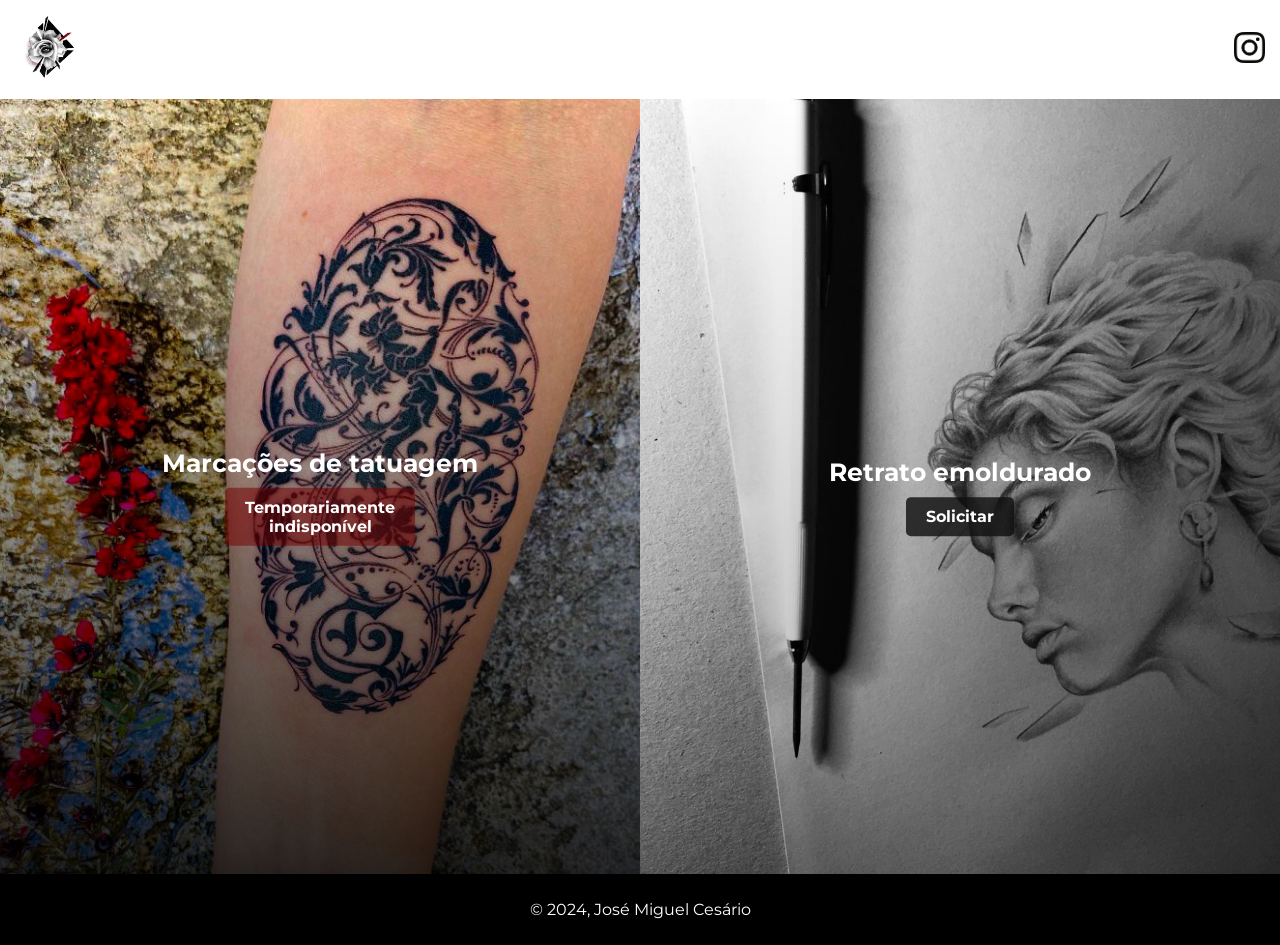
<file: index.html>
<!DOCTYPE html>
<html lang="en">

<head>
    <meta charset="UTF-8">
    <meta name="viewport" content="width=device-width, initial-scale=1.0">
    <title>Marcações - Zé Cesário</title>
    <link rel="stylesheet" href="styles.css">
    <link rel="preconnect" href="https://fonts.googleapis.com">
    <link rel="preconnect" href="https://fonts.gstatic.com" crossorigin>
    <link href="https://fonts.googleapis.com/css2?family=Montserrat&display=swap" rel="stylesheet">
    <link rel="icon" href="logo.png" type="image/png">
</head>

<body>
    <!-- Top Bar -->
    <div class="top-bar">
        <div class="logo">
            <a href="index.html">
                <img src="logo.png" alt="Your Logo">
            </a>
        </div>

        <div class="social-media">
            <a href="https://www.instagram.com/zecesario_art/">
                <img src="instagram.png" alt="Instagram">
            </a>
        </div>
    </div>

    <!-- Main Section -->
    <main>
        <section class="half left-half">
            <div class="content">
                <h2><b>Marcações de tatuagem</b></h2>
                <a href="pagina1.html" class="button temporarily-unavailable">Temporariamente <br>indisponível</a>
            </div>
        </section>

        <section class="half right-half">
            <div class="content">
                <h2><b>Retrato emoldurado</b></h2>
                <a href="pagina2.html" class="button">Solicitar</a>
            </div>
        </section>
    </main>

    <!-- Bottom Bar -->
    <div class="bottom-bar">
        <p>© 2024, José Miguel Cesário </p>
    
    </div>




</body>

</html>
</file>
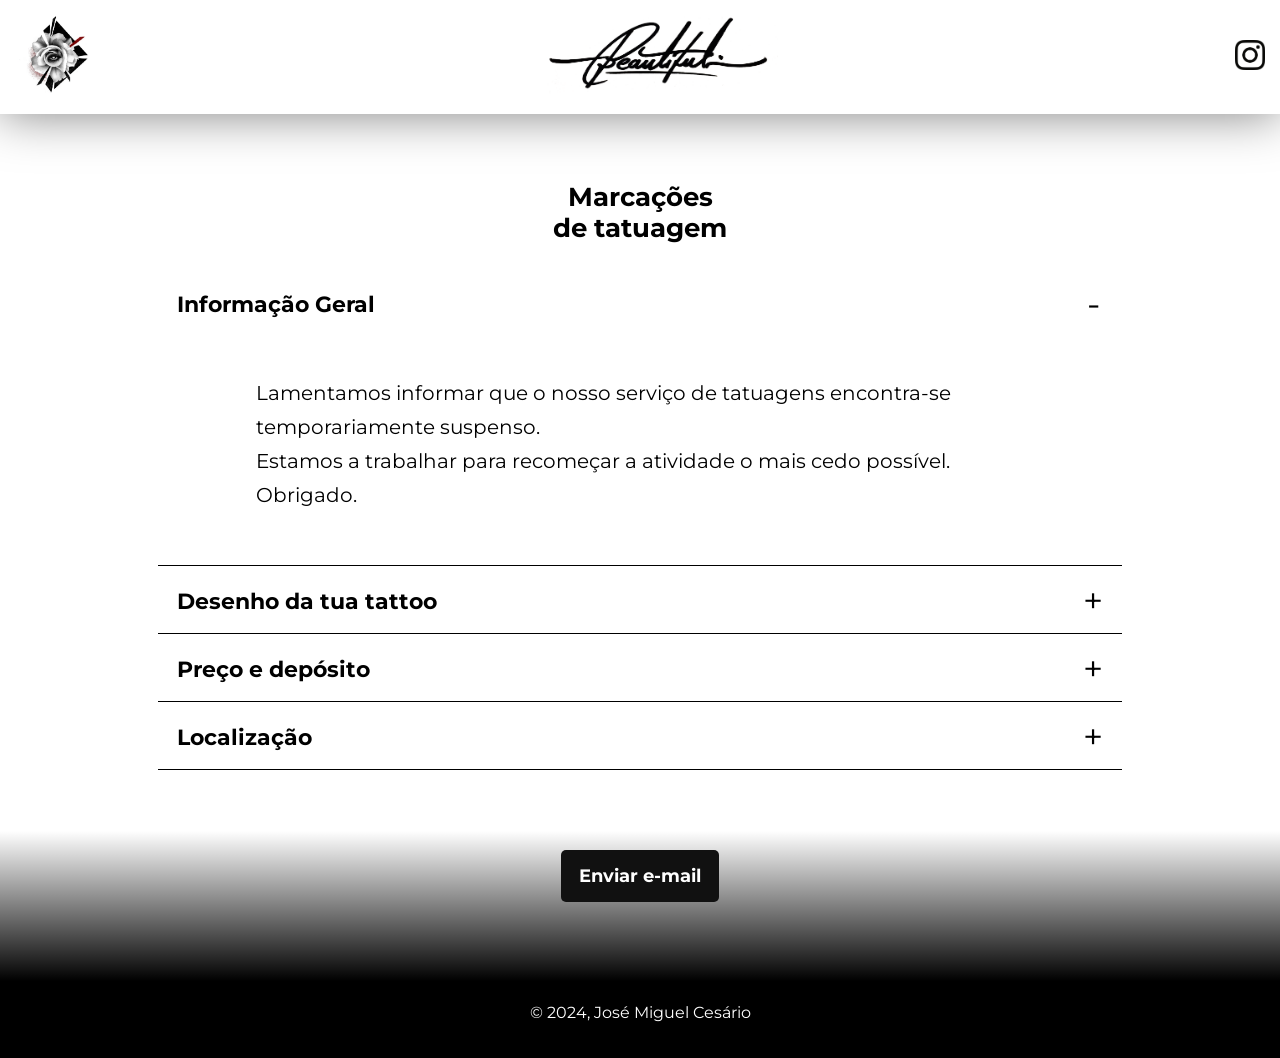
<file: pagina1.html>
<!DOCTYPE html>
<html lang="en">

<head>
    <meta charset="UTF-8">
    <meta name="viewport" content="width=device-width, initial-scale=1.0">
    <title>Tatuagem</title>
    <link rel="stylesheet" href="styles1.css">
    <link rel="preconnect" href="https://fonts.googleapis.com">
    <link rel="preconnect" href="https://fonts.gstatic.com" crossorigin>
    <link href="https://fonts.googleapis.com/css2?family=Montserrat&display=swap" rel="stylesheet">
    <link rel="icon" href="logo.png" type="image/png">
</head>

<body>
    <!-- Top Bar -->
    <div class="top-bar">
        <div class="logo">
            <a href="index.html">
                <img src="logo.png" alt="Your Logo">
            </a>
        </div>

        <div class="center-logo">
                <img src="logo2.png" alt="Your Logo 2">
        </div>

        <div class="social-media">
            <a href="https://www.instagram.com/zecesario_art/">
                <img src="instagram.png" alt="Instagram">
            </a>
        </div>
    </div>

    <!-- Main Section -->
    <main>
        <section class="text-section">
            <div class="fade"></div> <!-- This div will create the fade effect -->
            <h2>Marcações <br>de tatuagem</h2>

            <!-- Expandable Text Topics -->
            <div class="topics-container">
                <div class="topic" onclick="toggleContent('topic1')">
                    <div class="topic-header">
                        <div class="topic-title">Informação Geral</div>
                        <span class="expand-icon">-</span>
                    </div>
                    <div class="expanded-content show" id="topic1">
                        <p>Lamentamos informar que o nosso serviço de tatuagens encontra-se temporariamente suspenso.
                            <br>Estamos a trabalhar para recomeçar a atividade o mais cedo possível. <br>
                            Obrigado.
                        </p>
                    </div>
                </div>
            
                <div class="topic" onclick="toggleContent('topic2')">
                    <div class="topic-header">
                        <div class="topic-title">Desenho da tua tattoo</div>
                        <span class="expand-icon">+</span>
                    </div>
                    <div class="expanded-content" id="topic2">
                        

                    </div>
                </div>






                <div class="topic" onclick="toggleContent('topic3')">
                    <div class="topic-header">
                        <div class="topic-title">Preço e depósito</div>
                        <span class="expand-icon">+</span>
                    </div>
                    <div class="expanded-content" id="topic3">
                      
                    
                        

                    </div>
                </div>

                <div class="topic" onclick="toggleContent('topic4')">
                    <div class="topic-header">
                        <div class="topic-title">Localização</div>
                        <span class="expand-icon">+</span>
                    </div>
                    <div class="expanded-content" id="topic4">
                       
                    
                    </div>
                </div>
            </div>
        </section>

        <section class="image-section">
            <!-- Space for Two Images -->
              
                 <!-- Contact Us Button -->
                 <a href="mailto:info.zecesario@gmail.com?subject=Marcação de tatuagem" class="contact-button2"><b>Enviar e-mail</b></a>
        </section>
    </main>

    <!-- Bottom Bar -->
    <div class="bottom-bar">
        <p>© 2024, José Miguel Cesário</p>
    </div>

    <!-- Dark Fade from Bottom -->
    <div class="dark-fade"></div>

    <!-- JavaScript for Toggle Content -->
    <script>


// JavaScript for Toggle Content
document.querySelectorAll('.topic').forEach(function (topic) {
    topic.addEventListener('click', function (event) {
        // Check if the click was on the topic header
        if (event.target.closest('.topic-header')) {
            var content = this.querySelector('.expanded-content');
            var expandIcon = this.querySelector('.expand-icon');

            // Toggle the 'show' class after a short delay to allow for the transition
            setTimeout(function () {
                content.classList.toggle('show');
            }, 50);

           // Toggle the 'expanded' class on the parent topic div
           topic.classList.toggle('expanded');

            // Toggle the expand icon
            expandIcon.textContent = (expandIcon.textContent === '+') ? '-' : '+';

            // Scroll the page to show or hide the expanded content with a smoother animation
            if (topic.classList.contains('expanded')) {
                scrollToSmooth(topic.offsetTop);
            } else {
                scrollToSmooth(topic.offsetTop - content.clientHeight);
            }
        }
    });
});

// Function to scroll smoothly to a specific position on the page
function scrollToSmooth(targetPosition) {
    var startPosition = window.pageYOffset;
    var distance = targetPosition - startPosition;
    var startTime;

    function animation(currentTime) {
        if (startTime === undefined) startTime = currentTime;
        var timeElapsed = currentTime - startTime;
        var run = easeInOutQuad(timeElapsed, startPosition, distance, 700);
        window.scrollTo(0, run);
        if (timeElapsed < 700) requestAnimationFrame(animation);
    }

    // Easing function
    function easeInOutQuad(t, b, c, d) {
        t /= d / 2;
        if (t < 1) return c / 2 * t * t + b;
        t--;
        return -c / 2 * (t * (t - 2) - 1) + b;
    }

    requestAnimationFrame(animation);
}


    </script>
</body>

</html>
</file>
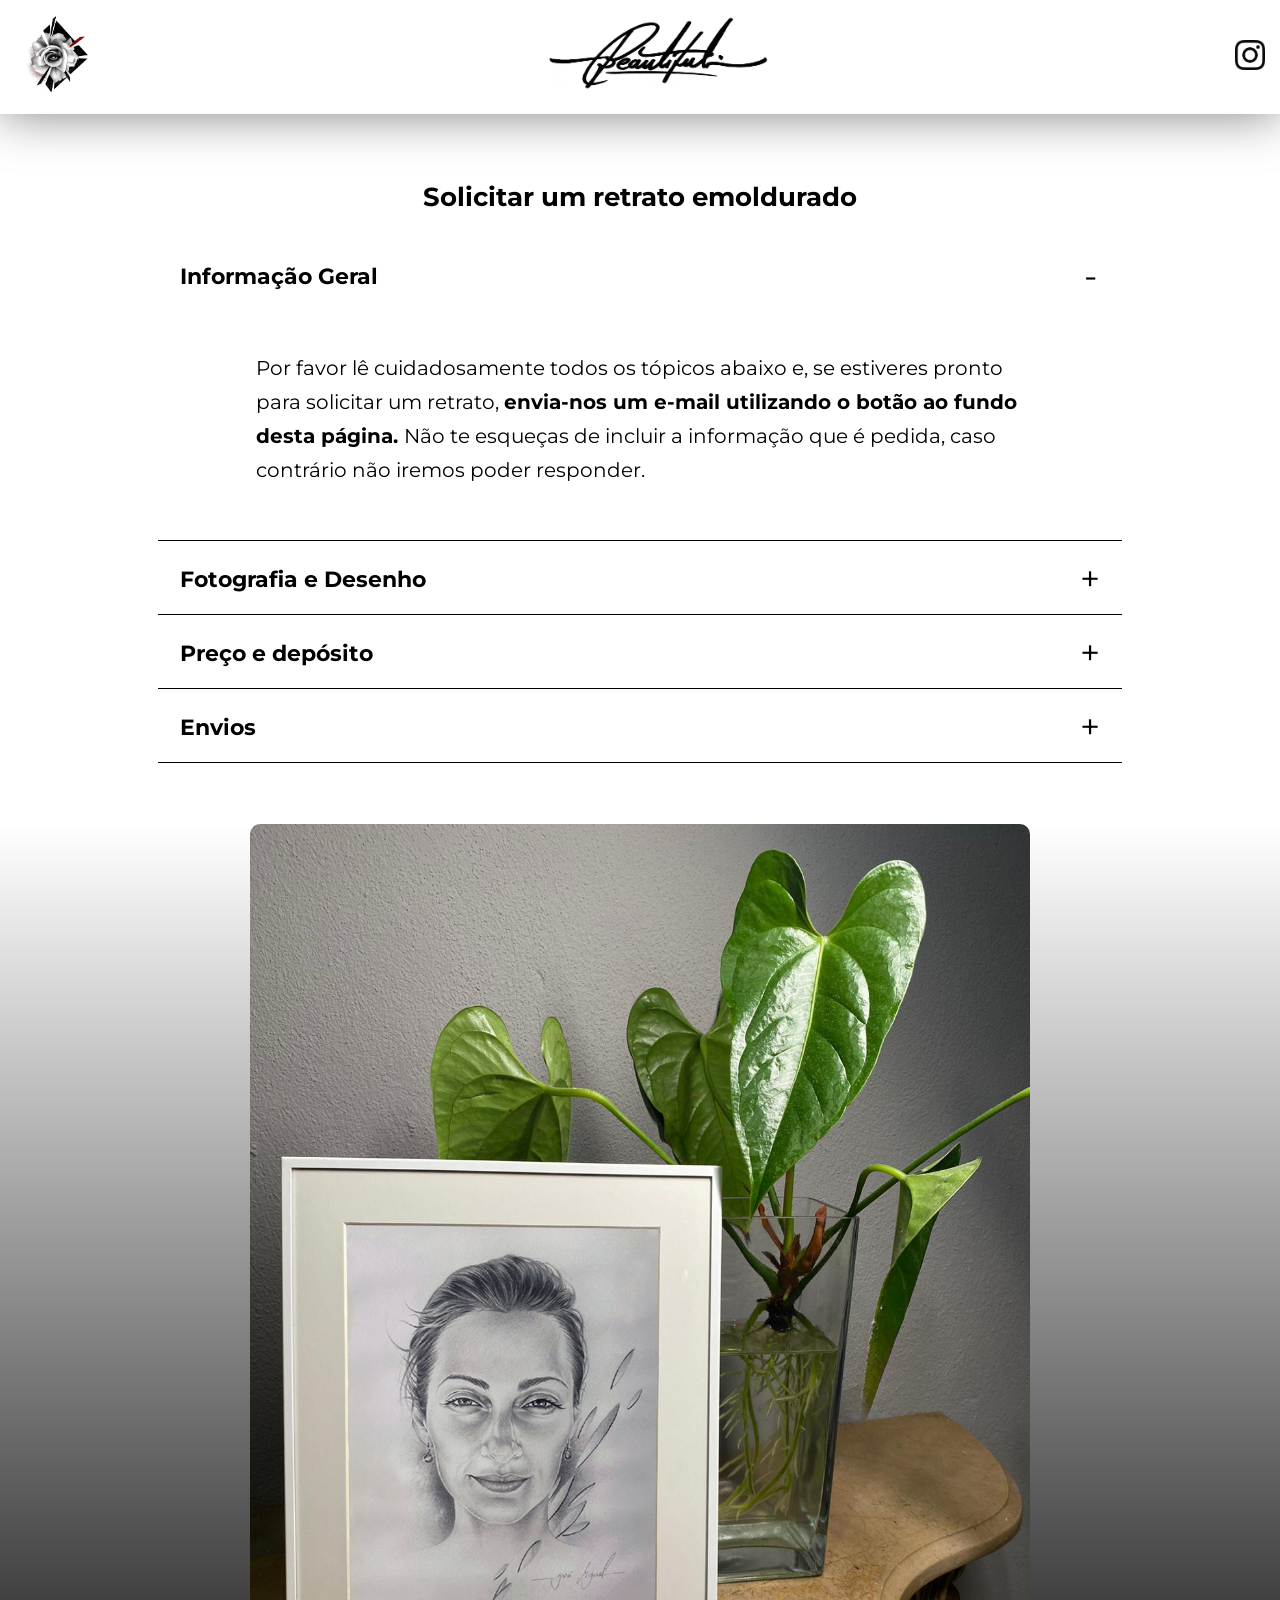
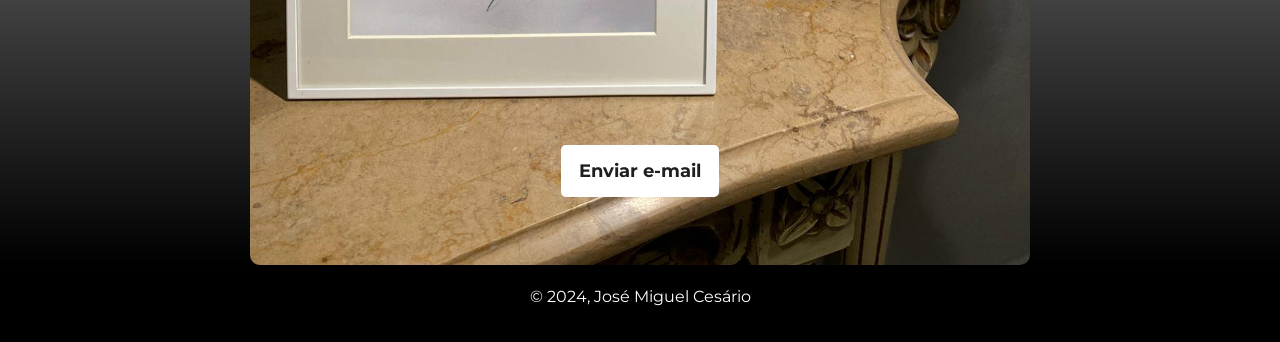
<file: pagina2.html>
<!DOCTYPE html>
<html lang="en">

<head>
    <meta charset="UTF-8">
    <meta name="viewport" content="width=device-width, initial-scale=1.0">
    <title>Retratos</title>
    <link rel="stylesheet" href="styles2.css">
    <link rel="preconnect" href="https://fonts.googleapis.com">
    <link rel="preconnect" href="https://fonts.gstatic.com" crossorigin>
    <link href="https://fonts.googleapis.com/css2?family=Montserrat&display=swap" rel="stylesheet">
    <link rel="icon" href="logo.png" type="image/png">
</head>

<body>
    <!-- Top Bar -->
    <div class="top-bar">
        <div class="logo">
            <a href="index.html">
                <img src="logo.png" alt="Your Logo">
            </a>
        </div>

        <div class="center-logo">
                <img src="logo2.png" alt="Your Logo 2">
        </div>

        <div class="social-media">
            <a href="https://www.instagram.com/zecesario_art/">
                <img src="instagram.png" alt="Instagram">
            </a>
        </div>
    </div>

    <!-- Main Section -->
    <main>
        <section class="text-section">
            <div class="fade"></div> <!-- This div will create the fade effect -->
            <h2>Solicitar um retrato emoldurado</h2>

            <!-- Expandable Text Topics -->
            <div class="topics-container">
                <div class="topic" onclick="toggleContent('topic1')">
                    <div class="topic-header">
                        <div class="topic-title">Informação Geral</div>
                        <span class="expand-icon">-</span>
                    </div>
                    <div class="expanded-content show" id="topic1">
                        <p>Por favor lê cuidadosamente todos os tópicos abaixo e,
                            se estiveres pronto para solicitar um retrato, <b>envia-nos 
                            um e-mail utilizando o botão ao fundo desta página. </b> Não te esqueças de incluir 
                         a informação que é pedida, caso contrário não iremos poder responder.</p>
                    </div>
                </div>
            
                <div class="topic" onclick="toggleContent('topic2')">
                    <div class="topic-header">
                        <div class="topic-title">Fotografia e Desenho</div>
                        <span class="expand-icon">+</span>
                    </div>
                    <div class="expanded-content" id="topic2">
                        <p>Todos os retratos são baseados numa fotografia enviada
                            por ti. <br> O artista irá basear-se na foto enviada para desenhar o rosto da pessoa em questão. 
                        </p>

                        <p> 
                            Podes escolher enviar somente uma foto ou, em caso de indecisão, podes enviar as tuas fotos favoritas e o artista irá escolher a que achar melhor para reproduzir em desenho. 
                        </p>

                        <p> Envia fotografias com boa iluminação e com uma certa proximidade do rosto - fotos tiradas à 
                        distância não poderão ser aceites.</p>

                        <p>Alguns retratos podem receber um toque subtil de decoração, inspirado nas influências pessoais do artista, 
                            como exemplificado na fotografia abaixo. Isto visa aprimorar visualmente o desenho, 
                            proporcionando uma estética <b>ainda mais</b> agradável à folha (porque a tua beleza natural já é notável por si só).
                        </p>

                          <p>
                            Caso pretendas presentear o retrato, podes incluir no teu envio o nome da pessoa a ser retratada. Caso decidas, podes também  
                          escolher uma frase a teu gosto para lhe dedicar. As tuas escolhas irão ser escritas e enquadradas
                         no retrato pelo artista.
                        </p>

                     
                        <p>
                            De momento apenas consideramos propostas para retratos femininos.
                        </p>

                    </div>
                </div>

                <div class="topic" onclick="toggleContent('topic3')">
                    <div class="topic-header">
                        <div class="topic-title">Preço e depósito</div>
                        <span class="expand-icon">+</span>
                    </div>
                    <div class="expanded-content" id="topic3">
                      
                        <p>
                            Cada retrato tem o preço total de 225€. Neste momento só aceitamos pagamentos
                            em dinheiro ou MB Way. 
                         

                        </p>
                        <p>
                            Um depósito é necessário para confirmares o teu pedido - isto serão 100€.
                            Este depósito não é reembolsável.
                        </p>

                        <p>
                            O depósito serve para reservares as horas de trabalho dedicadas ao teu retrato. 
                        </p>
                            
                        <p>
                        O valor deste depósito será subtraído do valor total do retrato.
                        </p>
                        

                        <p>
                           O pagamento do valor restante é devido após a conclusão do retrato, para que este te possa ser enviado.                           
                        </p>



                    </div>
                </div>

                <div class="topic" onclick="toggleContent('topic4')">
                    <div class="topic-header">
                        <div class="topic-title">Envios</div>
                        <span class="expand-icon">+</span>
                    </div>
                    <div class="expanded-content" id="topic4">

                        <p>
                        Fazemos os envios por CTT ou entrega em mãos.
                        </p>

                        <p>
                           O envio por CTT não terá custos adicionais para o teu pedido. Menciona a tua morada no e-mail se preferes
                           este método de entrega.
                        </p>

                        <p>
                            Estamos localizados em Cucujães, Oliveira de Azeméis - distrito de Aveiro pelo que terás de te deslocar até nós, caso prefiras
                           a entrega em mãos.
                        </p>


                        <p> O teu retrato terá
                            um tempo de espera de 3 semanas até estar disponível para entrega - a contar do momento
                            em que confirmas o teu pedido com o depósito.
                            Durante este tempo iremos certificar-nos de que o teu retrato recebe a nossa mais perfeita atenção.
                        </p>


                         <p>
                            Todos os retratos são entregues numa moldura de 20x25cm, como na imagem abaixo.
                        </p>

                        <p>
                        Irás ser notificado assim que o teu retrato estiver pronto para entrega.                        
                        </p>
                       

                        <p>
                            Se tens alguma questão sobre solicitar um retrato, por favor lê a informação 
                            acima e envia-nos um e-mail.
                        </p>
                    
                    </div>
                </div>
            </div>
        </section>

            <section class="image-section">
                <!-- Space for Two Images -->
                <img src="image2.jpg" alt="Image 2">
                <!-- Contact Us Button -->
                <a href="mailto:info.zecesario@gmail.com?subject=Pedido de Retrato" class="contact-button2"><b>Enviar e-mail</b></a>
            </section>
        
    </main>

    <!-- Bottom Bar -->
    <div class="bottom-bar">
        <p>© 2024, José Miguel Cesário</p>
    </div>

    <!-- Dark Fade from Bottom -->
    <div class="dark-fade"></div>

    <!-- JavaScript for Toggle Content -->
    <script>


// JavaScript for Toggle Content
document.querySelectorAll('.topic').forEach(function (topic) {
    topic.addEventListener('click', function (event) {
        // Check if the click was on the topic header
        if (event.target.closest('.topic-header')) {
            var content = this.querySelector('.expanded-content');
            var expandIcon = this.querySelector('.expand-icon');

            // Toggle the 'show' class after a short delay to allow for the transition
            setTimeout(function () {
                content.classList.toggle('show');
            }, 50);

            // Toggle the 'expanded' class on the parent topic div
            topic.classList.toggle('expanded');

            // Toggle the expand icon
            expandIcon.textContent = (expandIcon.textContent === '+') ? '-' : '+';

            // Scroll the page to show or hide the expanded content with a smoother animation
            if (topic.classList.contains('expanded')) {
                scrollToSmooth(topic.offsetTop);
            } else {
                scrollToSmooth(topic.offsetTop - content.clientHeight);
            }
        }
    });
});

// Function to scroll smoothly to a specific position on the page
function scrollToSmooth(targetPosition) {
    var startPosition = window.pageYOffset;
    var distance = targetPosition - startPosition;
    var startTime;

    function animation(currentTime) {
        if (startTime === undefined) startTime = currentTime;
        var timeElapsed = currentTime - startTime;
        var run = easeInOutQuad(timeElapsed, startPosition, distance, 700);
        window.scrollTo(0, run);
        if (timeElapsed < 700) requestAnimationFrame(animation);
    }

    // Easing function
    function easeInOutQuad(t, b, c, d) {
        t /= d / 2;
        if (t < 1) return c / 2 * t * t + b;
        t--;
        return -c / 2 * (t * (t - 2) - 1) + b;
    }

    requestAnimationFrame(animation);
}


    </script>
</body>

</html>
</file>
<file: styles.css>
body {
    margin: 0;
    padding: 0;
    font-family: 'Montserrat', sans-serif;
    background-color: #fff;
    color: #333;
}

.top-bar {
    background-color: #fff;
    display: flex;
    justify-content: space-between;
    align-items: center;
    padding: 15px;
    box-shadow: 0 0 10px rgba(0, 0, 0, 0.1);
}

.top-bar .logo {
    display: flex;
    align-items: center;
}

.top-bar .logo a {
    text-decoration: none; /* Remove underlines from logo link */
}

.top-bar .social-media {
    display: flex;
    align-items: center;
}

.logo img {
    max-height: 65px;
}

.social-media img {
    max-height: 31px;
    margin-left: 10px; /* Adjust margin as needed */
}

main {
    display: flex;
    height: calc(95vh - 80px);
}

.half {
    flex: 1;
    position: relative;
}

.left-half,
.right-half {
    background-position: center top;
    background-size: cover;
    position: relative;
}

.left-half {
    background: linear-gradient(to top, rgba(0, 0, 0, 0.836), rgba(0, 0, 0, 0) 100%, rgba(0, 0, 0, 0)), url('tattoo_background.jpeg') center/cover no-repeat;
}

.right-half {
    background: linear-gradient(to top, rgba(0, 0, 0, 0.300), rgba(0, 0, 0, 0)), url('portrait_background.jpg') center/cover no-repeat;
}

.content {
    position: absolute;
    top: 50%;
    left: 50%;
    transform: translate(-50%, -50%);
    text-align: center;
}

h2 {
    font-size: 25px;
    margin-bottom: 10px;
    color: #fff;
}

.button {
    display: inline-block;
    padding: 10px 20px;
    background-color: #0f0f0fce;
    color: #fff;
    text-decoration: none;
    font-weight: bold;
    border-radius: 5px;
}

.button:hover {
    background-color: #000000da;
}

.button.temporarily-unavailable {
    background-color: #74000088; /* Your desired background color for "Temporariamente indisponível" button */
    color: #ffffff; /* Your desired text color for "Temporariamente indisponível" button */
}


.bottom-bar {
    background-color: #000;
    color: #fff;
    text-align: center;
    padding: 10px 20px;
}





@media only screen and (max-width: 600px) {
    h2 {
        font-size: 6vw;
    }

    .top-bar {
        padding: 10px;
    }

    .button {
        padding: 10px;
    }

    main {
        flex-direction: column-reverse;
    }

    .left-half,
    .right-half {
        height: 50vh;
    }


 
    .bottom-bar {
        display: flex;
        justify-content: center;
        align-items: center;
        padding: 10px; /* Add padding for spacing */
    }
    
    .bottom-bar p {
        margin: 3px; /* Remove default margin */
    }
    
    .bottom-bar .social-media {
        display: flex;
        align-items: center;
    }
    
    .bottom-bar .social-media img {
        filter: invert(1); /* Invert colors */
        max-height: 30px; /* Adjust as needed */
        margin-left: 10px; /* Add margin to separate the logo from the text */
    }
    

}
</file>
<file: styles1.css>
/* Reset or Normalize (if used) */
body {
    margin: 0;
    padding: 0;
    font-family: 'Montserrat', sans-serif;
    background-color: #fff;
    color: #333;
    
}

/* Top Bar Styles */
.top-bar {
    background-color: #fff;
    display: flex;
    justify-content: space-between;
    align-items: center;
    padding: 15px;
    box-shadow: 0 0 50px rgba(0, 0, 0, 0.5);
}


.logo,
.center-logo {
    text-align: center;
}

.center-logo img {
    max-height: 80px; /* Adjust the height as needed */
    max-width: 100%; /* Ensures the width scales proportionally with the height */
}


.logo img {
    max-height: 80px;
}

.social-media {
    display: flex;
    align-items: center;
}

.social-media img {
    max-height: 30px;
    margin-left: 10px; /* Adjust margin as needed */
}

.button {
    padding: 10px 20px;
    background-color: #333;
    color: #fff;
    text-decoration: none;
    border-radius: 5px;
    font-size: 18px;
}

/* Main Section Styles */
main {
    display: flex;
    flex-direction: column;
    align-items: center;
    position: relative;
}

.text-section {
    position: relative;
    padding: 40px;
    text-align: center;
    width: 100%;
    box-sizing: border-box;
}

.text-section .fade {
    position: absolute;
    bottom: 0;
    left: 0;
    width: 100%;
    height: 40px; /* Adjust the height of the fade effect */
    background: linear-gradient(to bottom, rgb(255, 255, 255) 0%, rgba(255, 255, 255, 0.747) 100%);
    pointer-events: none; /* Ensures the fade doesn't interfere with content */
}


h2 {
    font-size: 25.5px;
    margin-bottom: 20px;
    color: #000000;
    margin: 20px;
    padding: 7px;
}

.topics-container {
    display: flex;
    flex-direction: column;
    gap: 0px;
    max-width: 100%; /* Set a maximum width for better readability */
    margin: 0 auto; /* Center the container */
}

.topic {
    width: 80%;
    margin: 1.5px auto;
    padding: 20px;
    background:
        linear-gradient(to right, #000000, #000000) bottom;
    background-size: 100% 1px; /* Set the height to 1px */
    background-repeat: no-repeat;
    color: #000000;
    text-align: left;
    cursor: pointer;
    transition: background-color 0.3s ease;
}


.topic-title {
    font-weight: bold; /* Adjust the font weight for topic titles */
    font-size: 22px;
    color: #000000;

}


.topic:not(:last-child) {
    border-bottom: none; /* Remove the bottom border for all topics except the last one */
}

.topic:hover {
    background-color: #f0f0f0;
}

.expanded-content {
    display: block; /* Change this to 'block' to ensure it's initially visible */
    max-height: 0;
    overflow: hidden;
    padding: 0 20px;
    border: 1px solid transparent #ffffff;
    border-top: none;
    cursor: default;
    font-size: 20px;
    transition: max-height 1s ease; /* Add transition for max-height */
}

.topic,
.expanded-content {
    width: 80%;
    margin: 1.5px auto;
    text-align: left;
    cursor: pointer;
}


p {
    line-height: 1.7; /* Unitless number */
  }
  
  p {
    margin-bottom: 30px; /* You can adjust the value as needed */
  }


.expanded-content.show {
    max-height: 500px; /* Adjust the value to a sufficiently large height */
}

.expanded-content:hover {
    cursor: text;
}



.topic {
    width: 80%;
    margin: 1.5px auto;
    padding: 2px;
    background: linear-gradient(to right, #000000, #000000) bottom;
    background-size: 100% 1px;
    background-repeat: no-repeat;
    color: #000000;
    text-align: left;
    cursor: pointer;
    transition: background-color 0.3s ease;
}



.topic-header {
    display: flex;
    justify-content: space-between;
    align-items: center;
    padding: 17px;
}

.expand-icon {
    font-size: 35px;
    width: 20px;
    height: 20px;
    text-align: center;
    line-height: 20px;
    cursor: pointer;
    transition: transform 0.3s ease;
}

.topic.expanded .expand-icon {
    transform: rotate(-180deg);
}

.expanded-content {
    display: none;
    padding: 20px;
    border: 1px solid transparent #ffffff;
    border-top: none;
    cursor: default;
}

.expanded-content.show {
    display: block;
    border-color: #ccc; /* Set the border color to match the desired background color */
}


.topic.expanded .expanded-content {
    max-height: 2000px; /* Adjust the value to a sufficiently large height */
    padding: 20px; /* Adjust the value to match the expanded content padding */
}





.image-section {
    margin-top: 20px;
    display: flex;
    justify-content: center; /* Center the single image */
    width: 100%;
    position: relative;
    background: linear-gradient(transparent, #000000);
    height: 150px;
}

.image-section img {
    width: 61%; /* Adjust the width as needed */
    height: auto;
    border-radius: 10px;
    margin-bottom: 0px;
}

.image-section::before {
    content: "";
    position: absolute;
    bottom: 0;
    left: 0%;
    width: 80%;
    height: 100px; /* Adjust the height of the fade effect */
    
    pointer-events: none;
    z-index: 1; /* Ensure the pseudo-element is above the images */
}





.contact-button2 {
    position: absolute;
    top: 30%;
    left: 50%;
    transform: translate(-50%, -50%);
    padding: 15px 18px;
    background-color: #111111;
    color: #ffffff;
    text-decoration: none;
    border-radius: 5px;
    font-size: 18px;
}

.contact-button2:hover {
    background-color: #494949; /* Change the color on hover */
    color: #ffffff; /* Change the text color on hover */
}



/* Bottom Bar Styles */
.bottom-bar {
    background-color: #000;
    color: #fff;
    text-align: center;
    padding: 2px;
    position: relative;
}





/* Mobile styles */
@media only screen and (max-width: 600px) {
    .logo img,
    .center-logo img {
        max-height: 60px; /* Adjust as needed for smaller screens */
    }

    .social-media img {
        max-height: 20px; /* Adjust as needed for smaller screens */
    }

    .text-section {
        padding: 20px; /* Adjust spacing for smaller screens */
    }

    .image-section img {
        width: 100%; /* Make the image full-width on smaller screens */
        border-radius: 0; /* Remove border-radius on smaller screens if needed */
    }



    .image-section::before {
        content: "";
        position: absolute;
        bottom: 0;
        left: 0;
        width: 100%;
        height: 50px; /* Adjust the height of the fade effect */
        background: linear-gradient(transparent, #000000); /* Adjust the gradient to your liking */
        pointer-events: none;
        z-index: 1; /* Ensure the pseudo-element is above the images */
    }



    .contact-button,
    .contact-button2 {
        font-size: 19px; /* Adjust button font size for smaller screens */
        z-index: 2; /* Ensure the button is in front of the dark fade */
      
    }

    .topic {
        width: 100%; /* Make topics full-width on smaller screens */
        margin: 1px ; /* Adjust margin for better spacing on smaller screens */
    }

    .expanded-content,
    .topic {
        padding: 0px; /* Adjust padding for smaller screens */
    }

    .expanded-content {
        margin: 0 auto; /* Center the content */
        /* Any other styles specific to smaller screens can be added here */
        font-size: 20px;
       
        text-decoration: solid;
        width: 90%
    }


    .topics-container {
        display: flex;
        flex-direction: column;
        gap: 0px;
        max-width: 100%; /* Set a maximum width for better readability */
        margin: 0 auto; /* Center the container */
        text-align: left;
    }

    .topic:hover {
        background-color: #ffffff;
    }

    .social-media img {
        max-height: 30px;
        margin-left: 10px; /* Adjust margin as needed */
    }

    .bottom-bar {
        background-color: #000;
        color: #fff;
        text-align: center;
        padding: 1px;
        position: relative;
    }

    .bottom-bar p {
        margin: 17px; /* Remove default margin */
    }

}
</file>
<file: styles2.css>
/* Reset or Normalize (if used) */
body {
    margin: 0;
    padding: 0;
    font-family: 'Montserrat', sans-serif;
    background-color: #fff;
    color: #333;
    
}

/* Top Bar Styles */
.top-bar {
    background-color: #fff;
    display: flex;
    justify-content: space-between;
    align-items: center;
    padding: 15px;
    box-shadow: 0 0 50px rgba(0, 0, 0, 0.5);
}


.logo,
.center-logo {
    text-align: center;
}

.center-logo img {
    max-height: 80px; /* Adjust the height as needed */
    max-width: 100%; /* Ensures the width scales proportionally with the height */
}


.logo img {
    max-height: 80px;
}

.social-media {
    display: flex;
    align-items: center;
}

.social-media img {
    max-height: 30px;
    margin-left: 10px; /* Adjust margin as needed */
}

.button {
    padding: 10px 20px;
    background-color: #333;
    color: #fff;
    text-decoration: none;
    border-radius: 5px;
    font-size: 18px;
}

/* Main Section Styles */
main {
    display: flex;
    flex-direction: column;
    align-items: center;
    position: relative;
}

.text-section {
    position: relative;
    padding: 40px;
    text-align: center;
    width: 100%;
    box-sizing: border-box;
}

.text-section .fade {
    position: absolute;
    bottom: 0;
    left: 0;
    width: 100%;
    height: 40px; /* Adjust the height of the fade effect */
    background: linear-gradient(to bottom, rgb(255, 255, 255) 0%, rgba(255, 255, 255, 0.747) 100%);
    pointer-events: none; /* Ensures the fade doesn't interfere with content */
}


h2 {
    font-size: 25.5px;
    margin-bottom: 20px;
    color: #000000;
    margin: 20px;
    padding: 7px;
}

.topics-container {
    display: flex;
    flex-direction: column;
    gap: 0px;
    max-width: 100%; /* Set a maximum width for better readability */
    margin: 0 auto; /* Center the container */
}

.topic {
    width: 80%;
    margin: 1.5px auto;
    padding: 20px;
    background:
        linear-gradient(to right, #000000, #000000) bottom;
    background-size: 100% 1px; /* Set the height to 1px */
    background-repeat: no-repeat;
    color: #000000;
    text-align: left;
    cursor: pointer;
    transition: background-color 0.3s ease;
}


.topic-title {
    font-weight: bold; /* Adjust the font weight for topic titles */
    font-size: 22px;
    color: #000000;

}


.topic:not(:last-child) {
    border-bottom: none; /* Remove the bottom border for all topics except the last one */
}

.topic:hover {
    background-color: #f0f0f0;
}

.expanded-content {
    display: block; /* Change this to 'block' to ensure it's initially visible */
    max-height: 0;
    overflow: hidden;
    padding: 0 20px;
    border: 1px solid transparent #ffffff;
    border-top: none;
    cursor: default;
    font-size: 20px;
    transition: max-height 1s ease; /* Add transition for max-height */
}

.topic,
.expanded-content {
    width: 80%;
    margin: 1.5px auto;
    text-align: left;
    cursor: pointer;
}


p {
    line-height: 1.7; /* Unitless number */
  }
  
  p {
    margin-bottom: 30px; /* You can adjust the value as needed */
  }


.expanded-content.show {
    max-height: 500px; /* Adjust the value to a sufficiently large height */
}

.expanded-content:hover {
    cursor: text;
}



.topic {
    width: 80%;
    margin: 1.5px auto;
    padding: 2px;
    background: linear-gradient(to right, #000000, #000000) bottom;
    background-size: 100% 1px;
    background-repeat: no-repeat;
    color: #000000;
    text-align: left;
    cursor: pointer;
    transition: background-color 0.3s ease;
}



.topic-header {
    display: flex;
    justify-content: space-between;
    align-items: center;
    padding: 20px;
}

.expand-icon {
    font-size: 35px;
    width: 20px;
    height: 20px;
    text-align: center;
    line-height: 20px;
    cursor: pointer;
    transition: transform 0.3s ease;
}

.topic.expanded .expand-icon {
    transform: rotate(-180deg);
}

.expanded-content {
    display: none;
    padding: 20px;
    border: 1px solid transparent #ffffff;
    border-top: none;
    cursor: default;
}

.expanded-content.show {
    display: block;
    border-color: #ccc; /* Set the border color to match the desired background color */
}


.topic.expanded .expanded-content {
    max-height: 2000px; /* Adjust the value to a sufficiently large height */
    padding: 20px; /* Adjust the value to match the expanded content padding */
}





.image-section {
    margin-top: 20px;
    display: flex;
    justify-content: center; /* Center the single image */
    width: 100%;
    position: relative;
    background: linear-gradient(transparent, #000000);
}

.image-section img {
    width: 61%; /* Adjust the width as needed */
    height: auto;
    border-radius: 10px;
    margin-bottom: 0px;
}

.image-section::before {
    content: "";
    position: absolute;
    bottom: 0;
    left: 0%;
    width: 80%;
    height: 100px; /* Adjust the height of the fade effect */
    
    pointer-events: none;
    z-index: 1; /* Ensure the pseudo-element is above the images */
}





.contact-button2 {
    position: absolute;
    top: 91%;
    left: 50%;
    transform: translate(-50%, -50%);
    padding: 15px 18px;
    background-color: #ffffff;
    color: #1f1f1f;
    text-decoration: none;
    border-radius: 5px;
    font-size: 18px;
}

.contact-button2:hover {
    background-color: #747474; /* Change the color on hover */
    color: #e2e2e2; /* Change the text color on hover */
}



/* Bottom Bar Styles */
.bottom-bar {
    background-color: #000;
    color: #fff;
    text-align: center;
    padding: 2px;
    position: relative;
}





/* Mobile styles */
@media only screen and (max-width: 600px) {
    .logo img,
    .center-logo img {
        max-height: 60px; /* Adjust as needed for smaller screens */
    }

    .social-media img {
        max-height: 20px; /* Adjust as needed for smaller screens */
    }

    .text-section {
        padding: 20px; /* Adjust spacing for smaller screens */
    }

    .image-section img {
        width: 100%; /* Make the image full-width on smaller screens */
        border-radius: 0; /* Remove border-radius on smaller screens if needed */
    }



    .image-section::before {
        content: "";
        position: absolute;
        bottom: 0;
        left: 0;
        width: 100%;
        height: 50px; /* Adjust the height of the fade effect */
        background: linear-gradient(transparent, #000000); /* Adjust the gradient to your liking */
        pointer-events: none;
        z-index: 1; /* Ensure the pseudo-element is above the images */
    }



    .contact-button,
    .contact-button2 {
        font-size: 19px; /* Adjust button font size for smaller screens */
        z-index: 2; /* Ensure the button is in front of the dark fade */
        background-color: #ffffff;
        color: #000000;
    }

    .topic {
        width: 100%; /* Make topics full-width on smaller screens */
        margin: 1px ; /* Adjust margin for better spacing on smaller screens */
    }

    .expanded-content,
    .topic {
        padding: 0px; /* Adjust padding for smaller screens */
    }

    .expanded-content {
        margin: 0 auto; /* Center the content */
        /* Any other styles specific to smaller screens can be added here */
        font-size: 20px;
       
        text-decoration: solid;
        width: 90%
    }


    .topics-container {
        display: flex;
        flex-direction: column;
        gap: 0px;
        max-width: 100%; /* Set a maximum width for better readability */
        margin: 0 auto; /* Center the container */
        text-align: left;
    }

    .topic:hover {
        background-color: #ffffff;
    }

    .social-media img {
        max-height: 30px;
        margin-left: 10px; /* Adjust margin as needed */
    }

    .bottom-bar {
        background-color: #000;
        color: #fff;
        text-align: center;
        padding: 1px;
        position: relative;
    }

    .bottom-bar p {
        margin: 17px; /* Remove default margin */
    }

}
</file>
